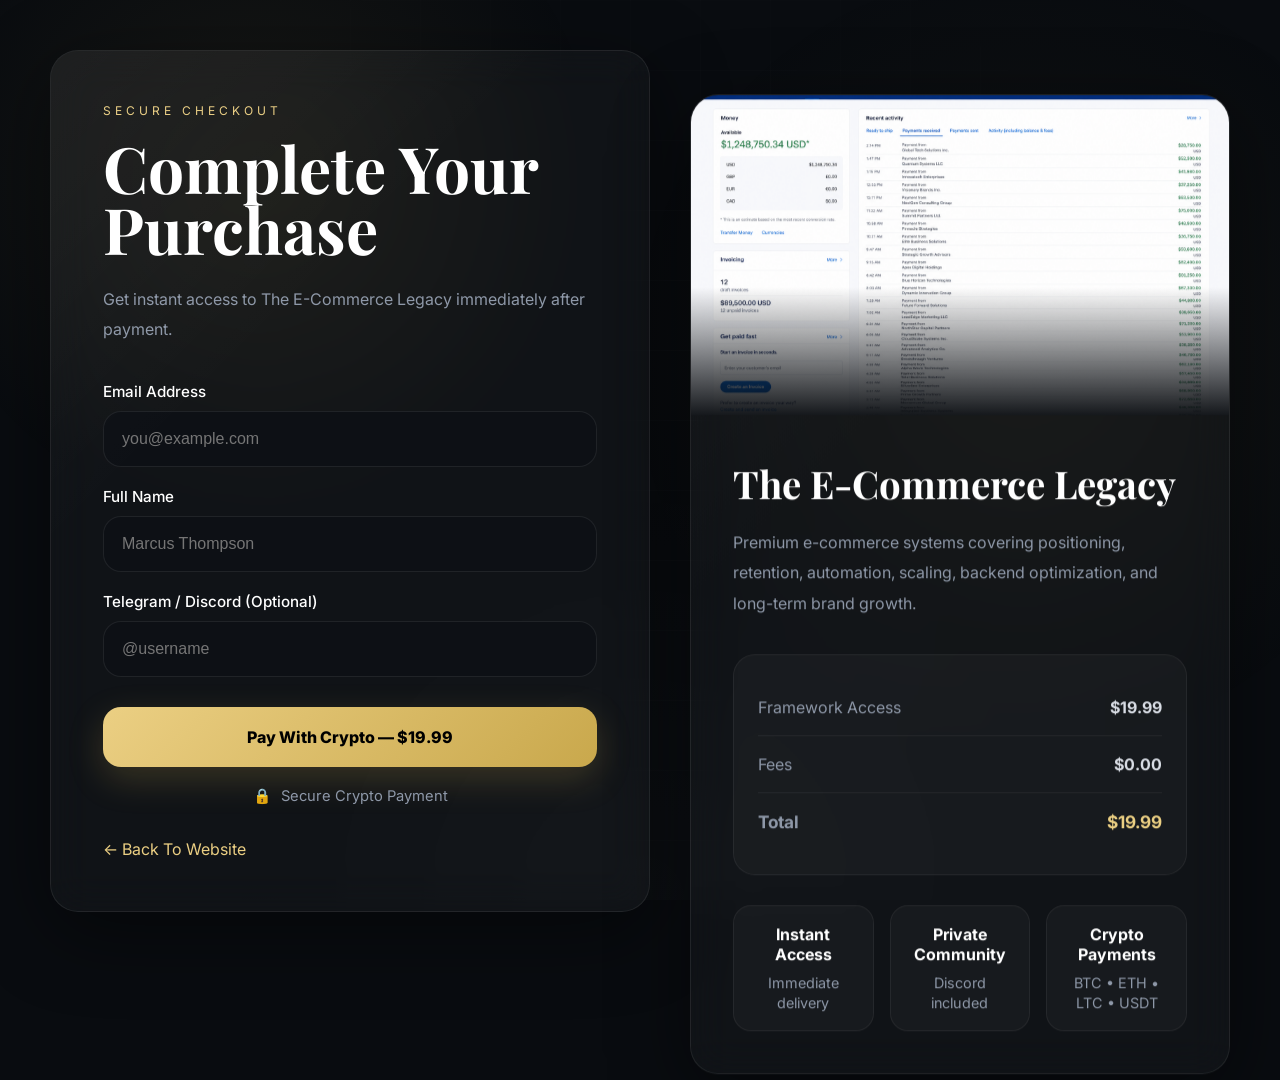
<file: checkout.html>
<!DOCTYPE html>
<html lang="en">
<head>
<meta charset="UTF-8">
<meta name="viewport" content="width=device-width, initial-scale=1.0">

<title>Checkout — The E-Commerce Legacy</title>

<meta name="description" content="Secure checkout for The E-Commerce Legacy">

<link rel="preconnect" href="https://fonts.googleapis.com">
<link rel="preconnect" href="https://fonts.gstatic.com" crossorigin>

<link href="https://fonts.googleapis.com/css2?family=Playfair+Display:wght@400;500;600;700;800&family=Inter:wght@300;400;500;600;700;800&display=swap" rel="stylesheet">

<script src="https://cdnjs.cloudflare.com/ajax/libs/gsap/3.12.5/gsap.min.js"></script>

<style>

:root{
  --bg:#090c10;
  --bg2:#11161d;
  --card:#171c24;
  --gold:#c9a84c;
  --goldLight:#ebcf83;
  --text:#d9dde5;
  --muted:#8e98a8;
  --line:rgba(255,255,255,0.08);
  --radius:28px;
  --shadow:0 20px 80px rgba(0,0,0,0.45);
}

*{
  margin:0;
  padding:0;
  box-sizing:border-box;
}

body{
  min-height:100vh;
  background:var(--bg);
  color:var(--text);
  font-family:'Inter',sans-serif;
  overflow-x:hidden;
  display:flex;
  align-items:center;
  justify-content:center;
  padding:50px;
  position:relative;
}

body::before{
  content:'';
  position:fixed;
  inset:0;
  background:
    radial-gradient(circle at 20% 20%, rgba(201,168,76,0.08), transparent 28%),
    radial-gradient(circle at 80% 40%, rgba(201,168,76,0.05), transparent 35%),
    radial-gradient(circle at 50% 100%, rgba(255,255,255,0.02), transparent 40%);
  pointer-events:none;
  z-index:-2;
}

body::after{
  content:'';
  position:fixed;
  inset:0;
  background-image:
  linear-gradient(rgba(255,255,255,0.015) 1px, transparent 1px),
  linear-gradient(90deg, rgba(255,255,255,0.015) 1px, transparent 1px);
  background-size:70px 70px;
  mask-image:radial-gradient(circle at center, black 30%, transparent 90%);
  z-index:-3;
}

.checkout-wrapper{
  width:100%;
  max-width:1320px;
  display:grid;
  grid-template-columns:1fr 0.9fr;
  gap:40px;
  align-items:start;
}

.checkout-card,
.summary-card{
  background:rgba(255,255,255,0.03);
  border:1px solid rgba(255,255,255,0.08);
  border-radius:var(--radius);
  backdrop-filter:blur(20px);
  box-shadow:var(--shadow);
  overflow:hidden;
  position:relative;
}

.checkout-card::before,
.summary-card::before{
  content:'';
  position:absolute;
  inset:0;
  background:
  linear-gradient(135deg, rgba(255,255,255,0.04), transparent 35%);
  pointer-events:none;
}

.checkout-content{
  padding:52px;
}

.brand{
  color:var(--goldLight);
  letter-spacing:4px;
  text-transform:uppercase;
  font-size:0.75rem;
  margin-bottom:20px;
}

h1{
  font-family:'Playfair Display',serif;
  color:white;
  font-size:clamp(3rem,5vw,4.5rem);
  line-height:0.95;
  margin-bottom:24px;
}

.subtitle{
  color:var(--muted);
  line-height:1.9;
  margin-bottom:38px;
  max-width:600px;
}

.checkout-form{
  display:flex;
  flex-direction:column;
  gap:20px;
}

.input-group{
  display:flex;
  flex-direction:column;
  gap:10px;
}

.input-group label{
  color:white;
  font-size:0.95rem;
  font-weight:500;
}

.input-group input{
  width:100%;
  padding:18px;
  background:#0d1015;
  border:1px solid rgba(255,255,255,0.08);
  border-radius:18px;
  color:white;
  font-size:1rem;
  transition:0.3s ease;
}

.input-group input:focus{
  outline:none;
  border-color:rgba(201,168,76,0.45);
  box-shadow:0 0 0 4px rgba(201,168,76,0.08);
}

.row{
  display:grid;
  grid-template-columns:1fr 1fr;
  gap:20px;
}

.checkout-btn{
  width:100%;
  display:flex;
  align-items:center;
  justify-content:center;
  padding:20px;
  border-radius:18px;
  background:linear-gradient(135deg,var(--goldLight),var(--gold));
  color:black;
  font-size:1rem;
  font-weight:800;
  cursor:pointer;
  transition:0.35s ease;
  margin-top:10px;
  box-shadow:0 12px 35px rgba(201,168,76,0.22);
  text-decoration:none;
}

.checkout-btn:hover{
  transform:translateY(-4px);
}

.secure{
  display:flex;
  justify-content:center;
  gap:10px;
  margin-top:20px;
  color:var(--muted);
  font-size:0.92rem;
}

.back-link{
  display:inline-flex;
  align-items:center;
  gap:10px;
  color:var(--goldLight);
  text-decoration:none;
  margin-top:34px;
  transition:0.3s ease;
}

.back-link:hover{
  opacity:0.8;
}

.summary-top{
  position:relative;
  height:320px;
  overflow:hidden;
}

.summary-top img{
  width:100%;
  height:100%;
  object-fit:cover;
}

.summary-top::after{
  content:'';
  position:absolute;
  inset:0;
  background:linear-gradient(to top, rgba(9,12,16,0.95), transparent 40%);
}

.summary-content{
  padding:42px;
}

.summary-content h2{
  font-family:'Playfair Display',serif;
  color:white;
  font-size:2.4rem;
  margin-bottom:18px;
}

.summary-content p{
  color:var(--muted);
  line-height:1.9;
}

.order-box{
  margin-top:36px;
  background:rgba(255,255,255,0.03);
  border:1px solid rgba(255,255,255,0.06);
  border-radius:22px;
  padding:24px;
}

.order-line{
  display:flex;
  justify-content:space-between;
  align-items:center;
  padding:18px 0;
  border-bottom:1px solid rgba(255,255,255,0.06);
}

.order-line:last-child{
  border-bottom:none;
}

.order-line span:first-child{
  color:var(--muted);
}

.total{
  color:var(--goldLight);
  font-weight:700;
  font-size:1.08rem;
}

.trust-row{
  display:grid;
  grid-template-columns:repeat(3,1fr);
  gap:16px;
  margin-top:30px;
}

.trust-box{
  background:rgba(255,255,255,0.03);
  border:1px solid rgba(255,255,255,0.06);
  border-radius:18px;
  padding:18px;
  text-align:center;
}

.trust-box strong{
  display:block;
  color:white;
  margin-bottom:8px;
}

.trust-box span{
  color:var(--muted);
  font-size:0.9rem;
}

@media(max-width:980px){

.checkout-wrapper{
  grid-template-columns:1fr;
}

.summary-card{
  order:-1;
}

}

@media(max-width:768px){

body{
  padding:20px;
}

.checkout-content,
.summary-content{
  padding:30px;
}

.row{
  grid-template-columns:1fr;
}

.trust-row{
  grid-template-columns:1fr;
}

.summary-top{
  height:240px;
}

}

</style>
</head>
<body>

<div class="checkout-wrapper">

  <div class="checkout-card">

    <div class="checkout-content">

      <div class="brand">
        Secure Checkout
      </div>

      <h1>
        Complete Your
        Purchase
      </h1>

      <p class="subtitle">
        Get instant access to The E-Commerce Legacy immediately after payment.
      </p>

      <form class="checkout-form">

        <div class="input-group">
          <label>Email Address</label>
          <input type="email" placeholder="you@example.com">
        </div>

        <div class="input-group">
          <label>Full Name</label>
          <input type="text" placeholder="Marcus Thompson">
        </div>

        <div class="input-group">
          <label>Telegram / Discord (Optional)</label>
          <input type="text" placeholder="@username">
        </div>

<a href="https://nowpayments.io/payment/?iid=4766611091&paymentId=5616231752" class="checkout-btn">
  Pay With Crypto — $19.99
</a>

      </form>

      <div class="secure">
        <span>🔒</span>
        <span>Secure Crypto Payment</span>
      </div>

      <a href="index.html" class="back-link">
        ← Back To Website
      </a>

    </div>

  </div>

  <div class="summary-card">

    <div class="summary-top">
      <img src="paypal.jpg" alt="E-Commerce">
    </div>

    <div class="summary-content">

      <h2>
        The E-Commerce Legacy
      </h2>

      <p>
        Premium e-commerce systems covering positioning, retention, automation, scaling, backend optimization, and long-term brand growth.
      </p>

      <div class="order-box">

        <div class="order-line">
          <span>Framework Access</span>
          <strong>$19.99</strong>
        </div>

        <div class="order-line">
          <span>Fees</span>
          <strong>$0.00</strong>
        </div>

        <div class="order-line total">
          <span>Total</span>
          <strong>$19.99</strong>
        </div>

      </div>

      <div class="trust-row">

        <div class="trust-box">
          <strong>Instant Access</strong>
          <span>Immediate delivery</span>
        </div>

        <div class="trust-box">
          <strong>Private Community</strong>
          <span>Discord included</span>
        </div>

        <div class="trust-box">
          <strong>Crypto Payments</strong>
          <span>BTC • ETH • LTC • USDT</span>
        </div>

      </div>

    </div>

  </div>

</div>

<script>

gsap.from('.checkout-card',{
  opacity:0,
  y:60,
  duration:1.2,
  ease:'power3.out'
});

gsap.from('.summary-card',{
  opacity:0,
  y:60,
  duration:1.2,
  delay:0.15,
  ease:'power3.out'
});

gsap.to('.summary-card',{
  y:-10,
  duration:4,
  repeat:-1,
  yoyo:true,
  ease:'sine.inOut'
});

</script>

</body>
</html>
</file>
